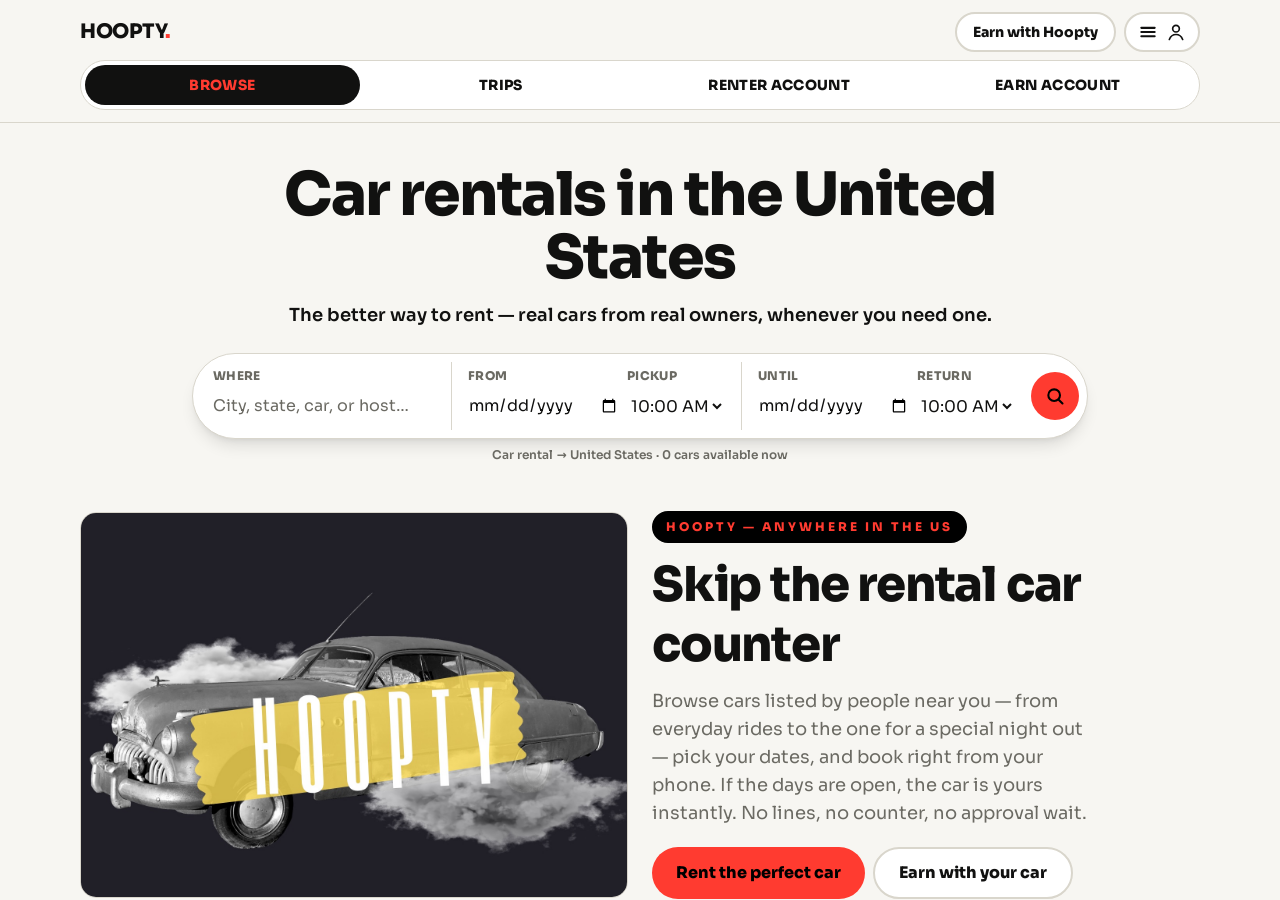
<file: index.html>
<!doctype html>
<html lang="en">
  <head>
    <meta charset="utf-8" />
    <meta name="viewport" content="width=device-width, initial-scale=1, viewport-fit=cover, user-scalable=no" />
    <meta name="color-scheme" content="light dark" />
    <!-- Empty inline icon: stops the browser fetching /favicon.ico, which
         lives outside the space's routes and fails auth. -->
    <link rel="icon" href="data:," />
    <title>Car Rental App</title>
    
  <link rel="preload" as="image" href="./assets/hoopty-cover.jpg" />
  <link rel="stylesheet" crossorigin href="./assets/index-8qdp2k2p.css"><script src="./assets/hoopty-fix.js"></script><script type="module" crossorigin src="./assets/index-1rcye6pa.js"></script></head>
  <body>
    <div
      data-generated-space-root=""
      data-generated-space-slug="car-rental-app"
    ></div>
      <script src="./assets/cover-loader.js"></script>
      <script src="./assets/hoopty-stripe.js"></script>
</body>
</html>
</file>
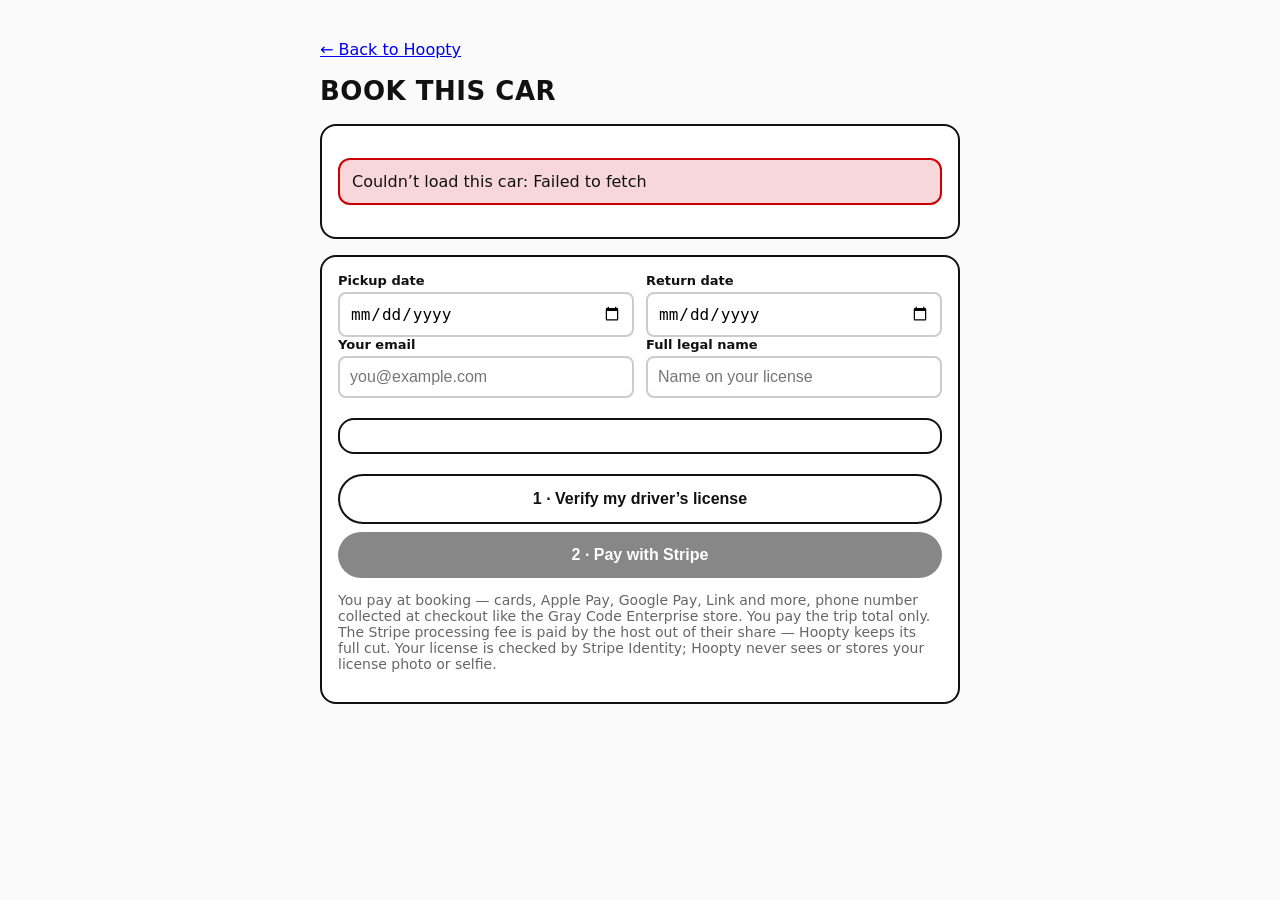
<file: book.html>
<!doctype html>
<html lang="en">
<head>
<meta charset="utf-8" />
<meta name="viewport" content="width=device-width, initial-scale=1, viewport-fit=cover" />
<title>Book a car — Hoopty</title>
<!--
  Hoopty Stripe booking page (v1).
  Drop this file into the hoopty repo root (next to index.html) at publish time.
  It works against the Node backend in ../backend/ (live at
  https://api.hoopty.rent). Make is OFF for Hoopty — the Make scenarios
  are not used. BACKEND_URL below is already the live backend.
  Flow: pick dates -> license check (Stripe Identity, once) -> pay (Stripe
  Checkout, cards + wallets, phone collected) -> success page.
  No Stripe keys live in this file. Ever.
-->
<style>
  body{font-family:system-ui,-apple-system,sans-serif;margin:0;background:#fafafa;color:#111}
  main{max-width:640px;margin:0 auto;padding:24px 16px 64px}
  h1{font-size:26px;text-transform:uppercase;letter-spacing:.02em}
  .card{background:#fff;border:2px solid #111;border-radius:16px;padding:16px;margin:16px 0}
  .row{display:flex;gap:12px;flex-wrap:wrap}
  .row label{flex:1;min-width:140px;font-size:13px;font-weight:700}
  input{width:100%;box-sizing:border-box;padding:10px;border:2px solid #ccc;border-radius:8px;margin-top:4px;font-size:16px}
  button{width:100%;padding:14px;border:0;border-radius:999px;background:#111;color:#fff;font-weight:800;font-size:16px;cursor:pointer;margin-top:8px}
  button:disabled{opacity:.5;cursor:default}
  button.secondary{background:#fff;color:#111;border:2px solid #111}
  .price{font-size:20px;font-weight:800}
  .muted{color:#666;font-size:14px}
  .warn{background:#fff3cd;border:2px solid #b58900;border-radius:12px;padding:12px}
  .ok{background:#d4edda;border:2px solid #1e7e34;border-radius:12px;padding:12px}
  .err{background:#f8d7da;border:2px solid #c00;border-radius:12px;padding:12px}
  #status{margin:12px 0}
</style>
</head>
<body>
<main>
  <p><a href="./">← Back to Hoopty</a></p>
  <h1>Book this car</h1>
  <div id="car" class="card"><p>Loading car…</p></div>

  <div class="card">
    <div class="row">
      <label>Pickup date <input type="date" id="startDate"></label>
      <label>Return date <input type="date" id="endDate"></label>
    </div>
    <div class="row">
      <label>Your email <input type="email" id="renterEmail" placeholder="you@example.com" autocomplete="email"></label>
      <label>Full legal name <input type="text" id="renterName" placeholder="Name on your license" autocomplete="name"></label>
    </div>
    <p class="price" id="priceLine"></p>
    <p class="muted" id="splitLine"></p>
    <div id="breakdown" class="card" style="margin:12px 0"></div>
    <div id="status"></div>
    <button id="verifyBtn" class="secondary" type="button">1 · Verify my driver’s license</button>
    <button id="payBtn" type="button" disabled>2 · Pay with Stripe</button>
    <p class="muted">You pay at booking — cards, Apple Pay, Google Pay, Link and more,
    phone number collected at checkout like the Gray Code Enterprise store.
    You pay the trip total only. The Stripe processing fee is paid by the
    host out of their share — Hoopty keeps its full cut. Your license is
    checked by Stripe Identity; Hoopty never sees or stores your license
    photo or selfie.</p>
  </div>
</main>
<script>
/* CONFIG — set this to the deployed backend before publishing. */
var BACKEND_URL = 'https://api.hoopty.rent'; // live backend
var params = new URLSearchParams(location.search);
var listingId = params.get('listing') || 'test-camry-001';
var car = null;
// Pay is only enabled when all three hold: payouts ready, license
// verified, and the picked dates available. identityChecked stays false
// until the backend has actually answered a license check — before that,
// the button keeps its load-time state (enabled iff payouts ready) so a
// returning verified renter is not blocked by a check that never ran.
var identityChecked = false;
var identityVerified = false;
var datesAvailable = true;
var availabilityWarning = false;
function updatePayButton() {
  if (!car) return;
  if (!identityChecked) {
    $('payBtn').disabled = !car.payoutsReady;
    return;
  }
  $('payBtn').disabled = !(car.payoutsReady && identityVerified && datesAvailable);
}

function $(id) { return document.getElementById(id); }
function show(html, cls) {
  var el = $('status');
  el.className = cls || '';
  el.innerHTML = html;
}
function days() {
  var s = new Date($('startDate').value + 'T12:00:00');
  var e = new Date($('endDate').value + 'T12:00:00');
  return Math.round((e - s) / 86400000);
}
function money(cents) { return '$' + (cents / 100).toFixed(2); }
// Who pays what. The renter pays the trip total only. Hoopty keeps its
// FULL cut. The host pays the Stripe processing fee out of their share, so
// the host receives hostGross − Stripe fee. The fee shown here is an
// ESTIMATE (2.9% + 30c on the total) — the actual fee varies by payment
// method, and the host's FINAL net is set after payment from the real fee
// on the charge. Never settle on the estimate.
function renderBreakdown(total, hostPct, host, hoopty, stripeFeeEst, hostNet) {
  $('priceLine').textContent = 'Total you pay: ' + money(total) + ' — ' + money(car.pricePerDayCents) + '/day × ' + days() + ' day' + (days() > 1 ? 's' : '');
  $('splitLine').textContent = 'Host keeps ' + hostPct + '% · Hoopty keeps ' + (100 - hostPct) + '% (full cut — Hoopty pays no Stripe fees).';
  $('breakdown').innerHTML =
    '<b>Where the money goes</b>' +
    '<br>Trip total (you pay): ' + money(total) +
    '<br>Hoopty keeps ' + (100 - hostPct) + '%: ' + money(hoopty) +
    '<br>Host share (' + hostPct + '%): ' + money(host) +
    '<br>Stripe fee — paid by the host (estimate): −' + money(stripeFeeEst) +
    '<br><b>Host receives (estimate): ' + money(hostNet) + '</b>' +
    '<br><span class="muted">Estimate only — the real Stripe fee depends on how you pay, so the host’s final amount is set after payment.</span>';
}
function refreshPrice() {
  if (!car) return;
  var d = days();
  if (!d || d < 1 || d > 90) {
    $('priceLine').textContent = 'Pick dates — trips are 1–90 days.';
    $('splitLine').textContent = '';
    $('breakdown').innerHTML = '';
    return;
  }
  // Instant local display (same 2.9% + 30c estimate as the backend), then
  // the server quote below replaces it with the authoritative numbers.
  var total = car.pricePerDayCents * d;
  var hostPct = car.hostPlan === 'starter' ? 70 : car.hostPlan === 'top_earner' ? 90 : 80;
  var host = Math.round(total * hostPct / 100);
  var hoopty = total - host;
  var stripeFeeEst = Math.round(total * 0.029) + 30;
  renderBreakdown(total, hostPct, host, hoopty, stripeFeeEst, Math.max(0, host - stripeFeeEst));
  // Server-authoritative quote — replaces the local numbers when it lands.
  // The quote also carries availability: if these dates overlap a paid
  // booking (or a blocked day, or break the min/max trip), show it and
  // keep Pay disabled instead of letting the renter reach checkout.
  fetch(BACKEND_URL + '/api/quote?listingId=' + encodeURIComponent(listingId) +
    '&startDate=' + encodeURIComponent($('startDate').value) +
    '&endDate=' + encodeURIComponent($('endDate').value))
    .then(function (r) { return r.json(); })
    .then(function (q) {
      if (!q.ok) return;
      renderBreakdown(q.totalCents, q.hostPlan === 'starter' ? 70 : q.hostPlan === 'top_earner' ? 90 : 80,
        q.hostGrossCents, q.hooptyFeeCents, q.stripeFeeEstimateCents, q.hostNetCents);
      datesAvailable = q.available !== false;
      if (!datesAvailable) {
        availabilityWarning = true;
        show(q.unavailableReason || 'Those dates aren’t available for this car — pick different dates.', 'warn');
      } else if (availabilityWarning) {
        availabilityWarning = false;
        show('', '');
      }
      updatePayButton();
    })
    .catch(function () { /* keep the local estimate — server is unreachable */ });
}

async function loadCar() {
  try {
    var r = await fetch(BACKEND_URL + '/api/listings/' + encodeURIComponent(listingId));
    var data = await r.json();
    if (!data.ok) throw new Error(data.error || 'Car not found.');
    car = data.listing;
    $('car').innerHTML =
      '<h2 style="margin:0">' + car.year + ' ' + car.make + ' ' + car.model + '</h2>' +
      '<p class="muted">' + car.location + ' · ' + car.type + ' · ' + car.seats + ' seats · ' + car.transmission + ' · ' + car.fuel + '</p>' +
      '<p class="price">$' + (car.pricePerDayCents / 100).toFixed(2) + '/day</p>' +
      (car.testListing ? '<p class="warn"><b>TEST LISTING</b> — for checking the Stripe flow only. Not a real car.</p>' : '') +
      (car.payoutsReady ? '' : '<p class="warn">This host hasn’t finished Stripe payout setup yet — booking is paused for this car.</p>');
    $('payBtn').disabled = !car.payoutsReady;
    var today = new Date(), plus3 = new Date(Date.now() + 3 * 86400000);
    $('startDate').value = today.toISOString().slice(0, 10);
    $('endDate').value = plus3.toISOString().slice(0, 10);
    // Dates passed in from the app's booking dialog (?start=YYYY-MM-DD&end=...).
    var ps = params.get('start'), pe = params.get('end');
    if (ps && /^\d{4}-\d{2}-\d{2}$/.test(ps)) $('startDate').value = ps;
    if (pe && /^\d{4}-\d{2}-\d{2}$/.test(pe)) $('endDate').value = pe;
    refreshPrice();
  } catch (err) {
    $('car').innerHTML = '<p class="err">Couldn’t load this car: ' + err.message + '</p>';
  }
}

async function checkIdentity() {
  var email = $('renterEmail').value.trim().toLowerCase();
  if (!email) { show('Enter your email first — your license check is tied to it.', 'err'); return false; }
  try {
    var r = await fetch(BACKEND_URL + '/api/identity/status?email=' + encodeURIComponent(email));
    var data = await r.json();
    identityChecked = true;
    if (data.identityStatus === 'verified') {
      identityVerified = true;
      show('✓ License verified — you can book.', 'ok');
      $('verifyBtn').textContent = '✓ License verified';
      $('verifyBtn').disabled = true;
      updatePayButton();
      localStorage.setItem('hoopty-identity', JSON.stringify({ email: email, status: 'verified' }));
      return true;
    }
    identityVerified = false;
    updatePayButton();
    show('License not verified yet — tap “Verify my driver’s license” below.', 'warn');
    return false;
  } catch (err) {
    show('Couldn’t check your license status: ' + err.message, 'err');
    return false;
  }
}

$('verifyBtn').addEventListener('click', async function () {
  var email = $('renterEmail').value.trim().toLowerCase();
  var name = $('renterName').value.trim();
  if (!email || !name) { show('Enter your email and full legal name first.', 'err'); return; }
  $('verifyBtn').disabled = true;
  $('verifyBtn').textContent = 'Starting verification…';
  try {
    var r = await fetch(BACKEND_URL + '/api/identity/start', {
      method: 'POST', headers: { 'content-type': 'application/json' },
      // listingId rides along so Stripe sends the renter back to THIS
      // car's booking page after verifying — without it they land on
      // the default test Camry's page instead.
      body: JSON.stringify({ email: email, fullName: name, listingId: listingId })
    });
    var data = await r.json();
    if (!r.ok) throw new Error(data.error || data.message || 'Verification failed to start.');
    if (data.alreadyVerified) { checkIdentity(); return; }
    location.href = data.url; // Stripe-hosted Identity flow
  } catch (err) {
    show('Couldn’t start verification: ' + err.message, 'err');
    $('verifyBtn').disabled = false;
    $('verifyBtn').textContent = '1 · Verify my driver’s license';
  }
});

$('payBtn').addEventListener('click', async function () {
  var email = $('renterEmail').value.trim().toLowerCase();
  var name = $('renterName').value.trim();
  var d = days();
  if (!email || !name) { show('Enter your email and full legal name first.', 'err'); return; }
  if (!d || d < 1 || d > 90) { show('Pick a trip of 1–90 days.', 'err'); return; }
  $('payBtn').disabled = true;
  $('payBtn').textContent = 'Opening secure checkout…';
  try {
    var r = await fetch(BACKEND_URL + '/api/checkout', {
      method: 'POST', headers: { 'content-type': 'application/json' },
      body: JSON.stringify({ listingId: listingId, startDate: $('startDate').value, endDate: $('endDate').value, renterEmail: email, renterName: name })
    });
    var data = await r.json();
    if (!r.ok) {
      if (data.error === 'identity_required') {
        show('Verify your driver’s license first (step 1 above), then pay.', 'warn');
        updatePayButton();
        $('payBtn').textContent = '2 · Pay with Stripe';
        return;
      }
      if (data.error === 'dates_unavailable' || data.error === 'dates_blocked' ||
          data.error === 'trip_too_short' || data.error === 'trip_too_long') {
        // Someone else booked these dates (or they break the car's
        // rules) after the quote was shown — show it, keep Pay off.
        datesAvailable = false;
        availabilityWarning = true;
        show(data.message || 'Those dates aren’t available for this car — pick different dates.', 'warn');
        updatePayButton();
        $('payBtn').textContent = '2 · Pay with Stripe';
        return;
      }
      throw new Error(data.message || data.error || 'Checkout failed.');
    }
    location.href = data.checkoutUrl; // Stripe-hosted Checkout
  } catch (err) {
    show('Couldn’t open checkout: ' + err.message, 'err');
    updatePayButton();
    $('payBtn').textContent = '2 · Pay with Stripe';
  }
});

['startDate', 'endDate'].forEach(function (id) {
  $(id).addEventListener('change', refreshPrice);
});
$('renterEmail').addEventListener('change', checkIdentity);
if (params.get('verified') === '1') {
  show('Back from license verification — checking your status…', 'warn');
  setTimeout(checkIdentity, 500);
}
if (params.get('cancelled') === '1') {
  show('Checkout was cancelled — nothing was charged. Your dates are still open.', 'warn');
}
loadCar();
</script>
</body>
</html>
</file>
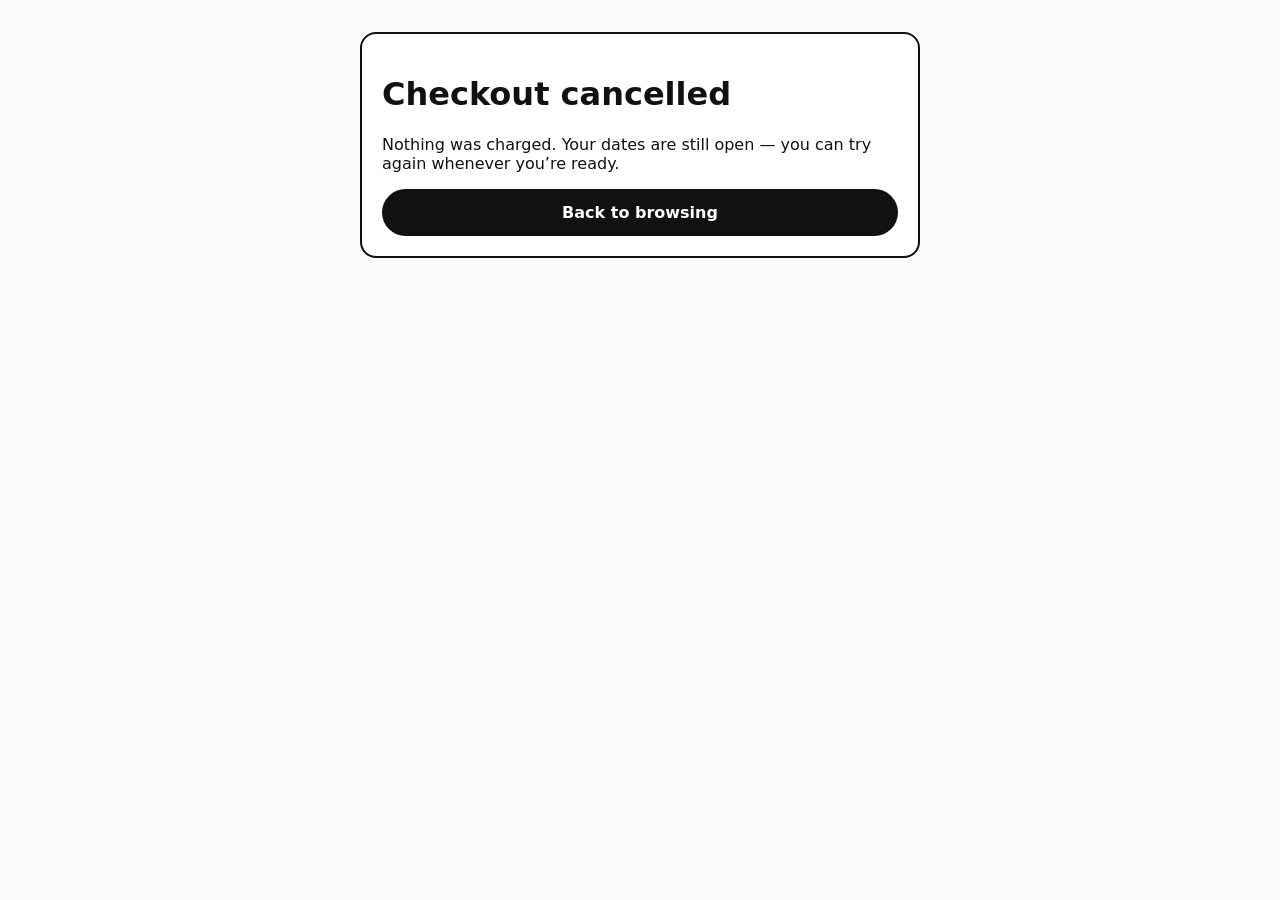
<file: cancel.html>
<!doctype html>
<html lang="en">
<head>
<meta charset="utf-8" />
<meta name="viewport" content="width=device-width, initial-scale=1" />
<title>Checkout cancelled — Hoopty</title>
<style>
  body{font-family:system-ui,-apple-system,sans-serif;margin:0;background:#fafafa;color:#111}
  main{max-width:560px;margin:0 auto;padding:32px 16px}
  .card{background:#fff;border:2px solid #111;border-radius:16px;padding:20px}
  a.btn{display:block;text-align:center;padding:14px;border-radius:999px;background:#111;color:#fff;font-weight:800;text-decoration:none;margin-top:12px}
</style>
</head>
<body>
<main>
  <div class="card">
    <h1>Checkout cancelled</h1>
    <p>Nothing was charged. Your dates are still open — you can try again whenever you’re ready.</p>
    <a class="btn" href="./">Back to browsing</a>
  </div>
</main>
</body>
</html>
</file>
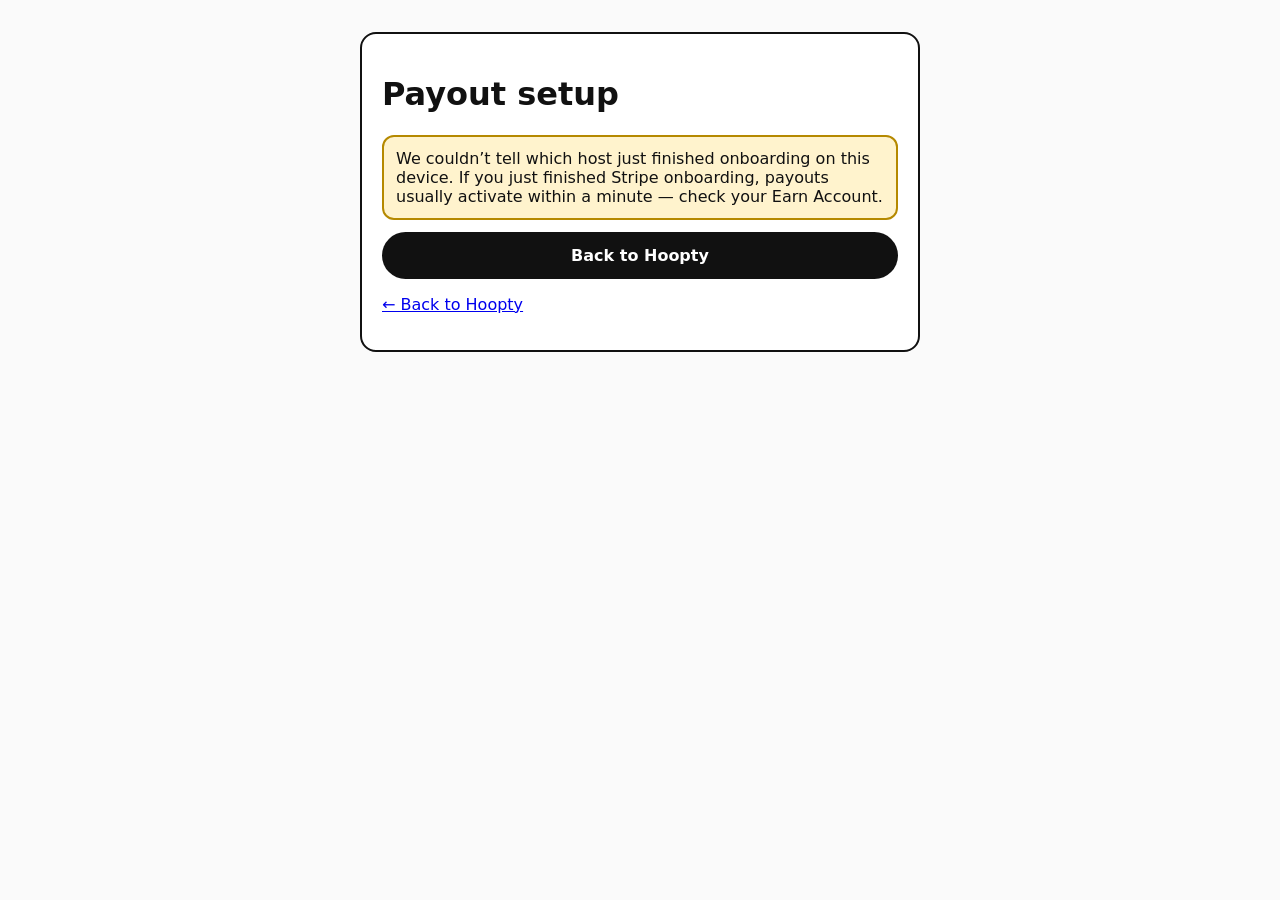
<file: earn.html>
<!doctype html>
<html lang="en">
<head>
<meta charset="utf-8" />
<meta name="viewport" content="width=device-width, initial-scale=1" />
<title>Payout setup — Hoopty</title>
<style>
  body{font-family:system-ui,-apple-system,sans-serif;margin:0;background:#fafafa;color:#111}
  main{max-width:560px;margin:0 auto;padding:32px 16px}
  .card{background:#fff;border:2px solid #111;border-radius:16px;padding:20px}
  .ok{background:#d4edda;border:2px solid #1e7e34;border-radius:12px;padding:12px}
  .err{background:#f8d7da;border:2px solid #c00;border-radius:12px;padding:12px}
  .warn{background:#fff3cd;border:2px solid #b58900;border-radius:12px;padding:12px}
  a.btn{display:block;text-align:center;padding:14px;border-radius:999px;background:#111;color:#fff;font-weight:800;text-decoration:none;margin-top:12px}
</style>
</head>
<body>
<main>
  <div class="card">
    <h1>Payout setup</h1>
    <div id="status" class="warn">Checking with Stripe…</div>
    <div id="actions"></div>
    <p><a href="./">← Back to Hoopty</a></p>
  </div>
</main>
<script>
/* Return landing page for Stripe Connect onboarding. The backend re-checks
   the Express account with Stripe — this page never trusts the URL alone.
   Stripe's return link carries no email, so the signed-in Earn Account
   email is read from this browser's local storage (same device that
   started onboarding). */
var BACKEND_URL = 'https://api.hoopty.rent';
var params = new URLSearchParams(location.search);
var box = document.getElementById('status');
var actions = document.getElementById('actions');
var email = '';
try {
  var a = JSON.parse(localStorage.getItem('hoopty-account') || 'null');
  email = (a && a.email) ? String(a.email).toLowerCase() : '';
} catch (e) { email = ''; }

async function check(tries) {
  if (!email) {
    box.className = 'warn';
    box.textContent = 'We couldn\u2019t tell which host just finished onboarding on this device. If you just finished Stripe onboarding, payouts usually activate within a minute — check your Earn Account.';
    actions.innerHTML = '<a class="btn" href="./">Back to Hoopty</a>';
    return;
  }
  try {
    var r = await fetch(BACKEND_URL + '/api/connect/status?email=' + encodeURIComponent(email));
    var data = await r.json();
    if (data.onboarded) {
      box.className = 'ok';
      box.textContent = '✓ Payouts ready — Stripe will pay your bank after each trip. You can list cars now.';
      actions.innerHTML = '<a class="btn" href="./">Back to Hoopty</a>';
    } else if (tries > 0) {
      box.textContent = 'Still confirming with Stripe… (' + tries + ')';
      setTimeout(function () { check(tries - 1); }, 3000);
    } else {
      box.className = 'warn';
      box.textContent = 'Payout setup isn\u2019t finished yet. Go back to your Earn Account and tap “Set up payouts with Stripe” to continue where you left off.';
      actions.innerHTML = '<a class="btn" href="./">Back to Hoopty</a>';
    }
  } catch (err) {
    box.className = 'err';
    box.textContent = 'Couldn\u2019t reach the server: ' + err.message;
  }
}
if (params.get('onboarding') === 'refresh') {
  box.textContent = 'That onboarding link expired — start payout setup again from your Earn Account.';
  box.className = 'warn';
  actions.innerHTML = '<a class="btn" href="./">Back to Hoopty</a>';
} else {
  check(5);
}
</script>
</body>
</html>
</file>
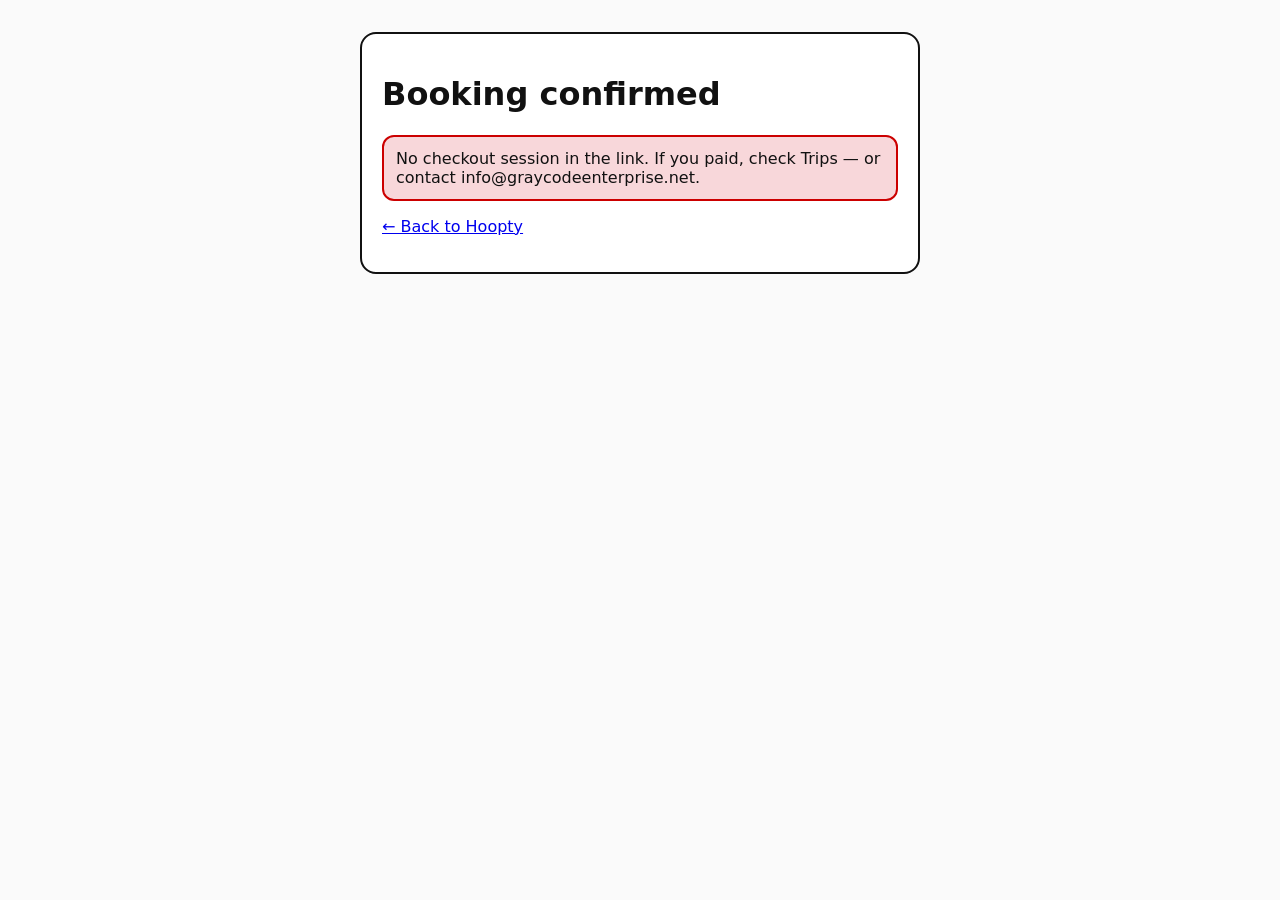
<file: success.html>
<!doctype html>
<html lang="en">
<head>
<meta charset="utf-8" />
<meta name="viewport" content="width=device-width, initial-scale=1" />
<title>Booking confirmed — Hoopty</title>
<style>
  body{font-family:system-ui,-apple-system,sans-serif;margin:0;background:#fafafa;color:#111}
  main{max-width:560px;margin:0 auto;padding:32px 16px}
  .card{background:#fff;border:2px solid #111;border-radius:16px;padding:20px}
  .ok{background:#d4edda;border:2px solid #1e7e34;border-radius:12px;padding:12px}
  .err{background:#f8d7da;border:2px solid #c00;border-radius:12px;padding:12px}
  .warn{background:#fff3cd;border:2px solid #b58900;border-radius:12px;padding:12px}
  a.btn{display:block;text-align:center;padding:14px;border-radius:999px;background:#111;color:#fff;font-weight:800;text-decoration:none;margin-top:12px}
</style>
</head>
<body>
<main>
  <div class="card">
    <h1>Booking confirmed</h1>
    <div id="status" class="warn">Confirming your payment with Stripe…</div>
    <div id="actions"></div>
    <p><a href="./">← Back to Hoopty</a></p>
  </div>
</main>
<script>
/* Success landing page. Confirms the payment by asking the backend for the
   real Checkout Session status — a return URL alone proves nothing. */
var BACKEND_URL = 'https://api.hoopty.rent'; // live backend
var sessionId = new URLSearchParams(location.search).get('session_id');
var box = document.getElementById('status');
var actions = document.getElementById('actions');

async function confirm() {
  if (!sessionId) {
    box.className = 'err';
    box.textContent = 'No checkout session in the link. If you paid, check Trips — or contact info@graycodeenterprise.net.';
    return;
  }
  try {
    var r = await fetch(BACKEND_URL + '/api/checkout/session?session_id=' + encodeURIComponent(sessionId));
    var data = await r.json();
    if (!r.ok) throw new Error(data.error || 'Lookup failed.');
    if (data.paymentStatus === 'paid') {
      box.className = 'ok';
      box.textContent = '✓ Paid ' + '$' + (data.amountTotalCents / 100).toFixed(2) +
        '. Your trip is booked — meet the host at pickup as arranged. See it under Trips.';
      actions.innerHTML = '<a class="btn" href="./">See my trips</a>';
    } else {
      box.className = 'warn';
      box.textContent = 'Payment status: ' + data.paymentStatus + '. If you just paid, give it a minute, then check Trips.';
      actions.innerHTML = '<a class="btn" href="./">Back to Hoopty</a>';
    }
  } catch (err) {
    box.className = 'err';
    box.textContent = 'Couldn’t confirm the payment yet: ' + err.message + ' — check Trips, or contact info@graycodeenterprise.net.';
  }
}
confirm();
</script>
</body>
</html>
</file>
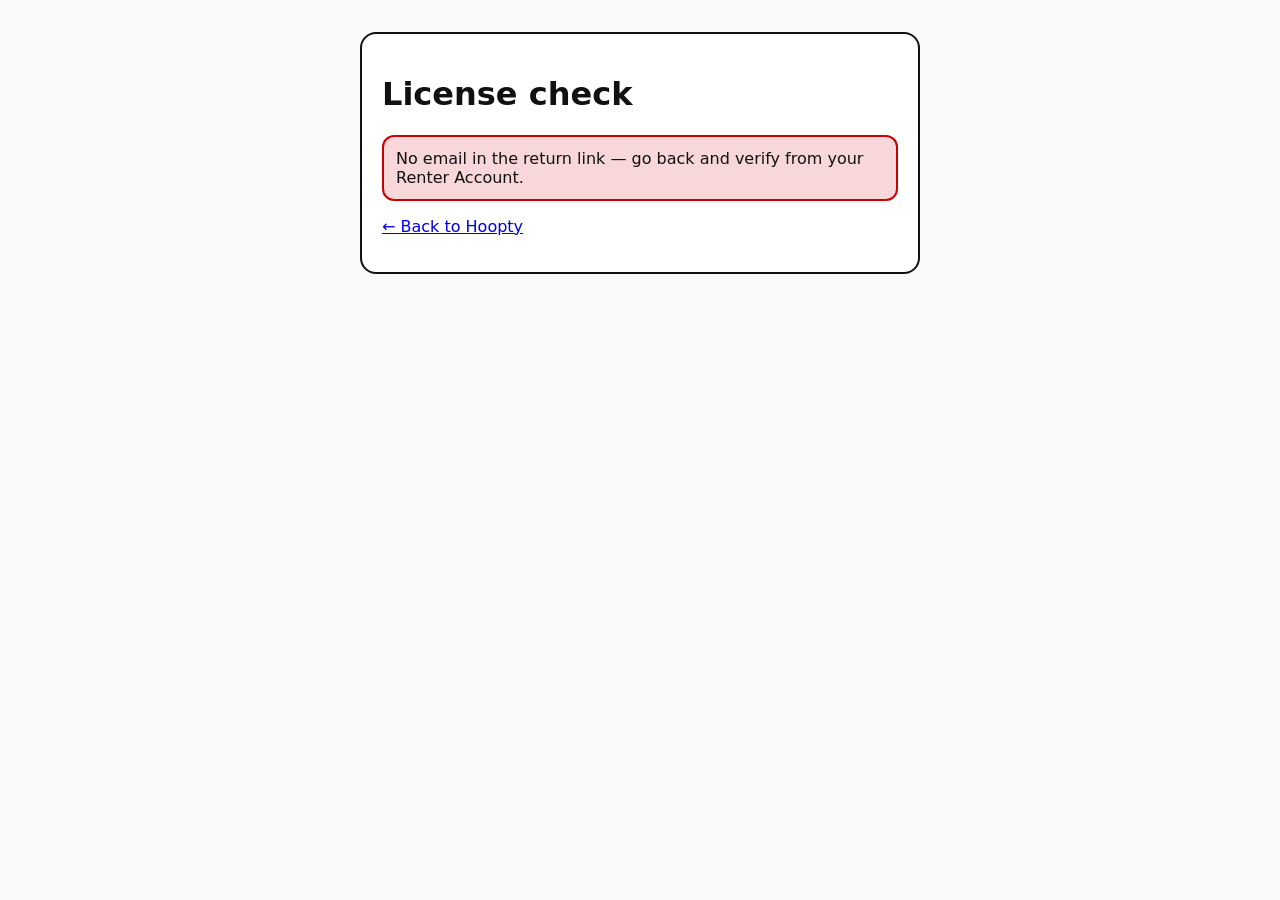
<file: verify.html>
<!doctype html>
<html lang="en">
<head>
<meta charset="utf-8" />
<meta name="viewport" content="width=device-width, initial-scale=1" />
<title>License check — Hoopty</title>
<style>
  body{font-family:system-ui,-apple-system,sans-serif;margin:0;background:#fafafa;color:#111}
  main{max-width:560px;margin:0 auto;padding:32px 16px}
  .card{background:#fff;border:2px solid #111;border-radius:16px;padding:20px}
  .ok{background:#d4edda;border:2px solid #1e7e34;border-radius:12px;padding:12px}
  .err{background:#f8d7da;border:2px solid #c00;border-radius:12px;padding:12px}
  .warn{background:#fff3cd;border:2px solid #b58900;border-radius:12px;padding:12px}
  a.btn{display:block;text-align:center;padding:14px;border-radius:999px;background:#111;color:#fff;font-weight:800;text-decoration:none;margin-top:12px}
</style>
</head>
<body>
<main>
  <div class="card">
    <h1>License check</h1>
    <div id="status" class="warn">Checking with Stripe…</div>
    <div id="actions"></div>
    <p><a href="./">← Back to Hoopty</a></p>
  </div>
</main>
<script>
/* Return landing page for Stripe Identity. The backend re-checks the
   VerificationSession with Stripe — this page never trusts the URL alone. */
var BACKEND_URL = 'https://api.hoopty.rent'; // live backend
var params = new URLSearchParams(location.search);
var email = (params.get('email') || '').toLowerCase();
// listing rides through from /api/identity/start so the renter returns
// to the SAME car's booking page — without it they land on the default
// test Camry's page.
var listing = params.get('listing') || '';
var bookLink = './book.html?verified=1' + (listing ? '&listing=' + encodeURIComponent(listing) : '');
var bookPlainLink = './book.html' + (listing ? '?listing=' + encodeURIComponent(listing) : '');
var box = document.getElementById('status');
var actions = document.getElementById('actions');

async function check(tries) {
  if (!email) {
    box.className = 'err';
    box.textContent = 'No email in the return link — go back and verify from your Renter Account.';
    return;
  }
  try {
    var r = await fetch(BACKEND_URL + '/api/identity/status?email=' + encodeURIComponent(email));
    var data = await r.json();
    if (data.identityStatus === 'verified') {
      box.className = 'ok';
      box.textContent = '✓ Your license is verified — you can book now.';
      localStorage.setItem('hoopty-identity', JSON.stringify({ email: email, status: 'verified' }));
      actions.innerHTML = '<a class="btn" href="' + bookLink + '">Continue to booking</a>';
    } else if (data.identityStatus === 'failed' && tries <= 0) {
      box.className = 'err';
      box.textContent = 'Stripe couldn’t verify that license. You can try again from your Renter Account.';
      actions.innerHTML = '<a class="btn" href="' + bookPlainLink + '">Try again</a>';
    } else if (tries > 0) {
      box.textContent = 'Still confirming with Stripe… (' + tries + ')';
      setTimeout(function () { check(tries - 1); }, 3000);
    } else {
      box.className = 'warn';
      box.textContent = 'Verification is still processing. Check your Renter Account in a minute.';
    }
  } catch (err) {
    box.className = 'err';
    box.textContent = 'Couldn’t reach the server: ' + err.message;
  }
}
check(5);
</script>
</body>
</html>
</file>
<file: assets/index-8qdp2k2p.css>
@import "https://fonts.googleapis.com/css2?family=Sora:wght@400;600;700;800&display=swap";:root{--buncss-light:initial;--buncss-dark: ;color-scheme:light dark;--twsa-safe-area-inset-top:env(safe-area-inset-top,0px);--twsa-safe-area-inset-right:env(safe-area-inset-right,0px);--twsa-safe-area-inset-bottom:env(safe-area-inset-bottom,0px);--twsa-safe-area-inset-left:env(safe-area-inset-left,0px)}@media (prefers-color-scheme:dark){:root{--buncss-light: ;--buncss-dark:initial}}html,[data-generated-space-root]{height:100%;min-height:100%}html img,html video,html canvas{height:revert-layer}[data-generated-space-root]{overflow:auto;position:fixed;scrollbar-width:none;inset:0}.hatch-space-root[data-hatch-space-root]{--hatch-space-bottom-padding:calc(var(--bottom-padding,0px) + env(safe-area-inset-bottom,0px));box-sizing:border-box;min-height:calc(100% + var(--header-height,0px) + var(--hatch-space-bottom-padding));min-height:calc(100dvh + var(--header-height,0px) + var(--hatch-space-bottom-padding));padding-top:var(--header-height,0px);padding-bottom:var(--hatch-space-bottom-padding);background:var(--bg,#f4f7fb);color:var(--text,#0f172a)}@media (prefers-color-scheme:dark){:root:not([data-hatch-host-theme][data-hatch-color-scheme=light]) .hatch-space-root[data-hatch-space-root]{background:var(--bg,#0c111b);color:var(--text,#e5eef9)}}:root[data-hatch-host-theme][data-hatch-color-scheme=dark] .hatch-space-root[data-hatch-space-root]{background:var(--bg,#0c111b);color:var(--text,#e5eef9)}[data-generated-space-root]::-webkit-scrollbar{display:none}/*! tailwindcss v4.0.9 | MIT License | https://tailwindcss.com */@layer theme,base,components,utilities;@layer theme{:root,:host{--font-sans:"Sora",system-ui,-apple-system,sans-serif;--color-black:#000;--color-white:#fff;--spacing:.25rem;--container-sm:24rem;--container-md:28rem;--container-lg:32rem;--container-2xl:42rem;--container-3xl:48rem;--container-4xl:56rem;--container-5xl:64rem;--container-6xl:72rem;--text-xs:12px;--text-xs--line-height:16px;--text-sm:14px;--text-sm--line-height:20px;--text-base:16px;--text-base--line-height:24px;--text-lg:18px;--text-lg--line-height:28px;--text-xl:20px;--text-xl--line-height:28px;--text-2xl:24px;--text-2xl--line-height:32px;--text-3xl:30px;--text-3xl--line-height:36px;--text-4xl:36px;--text-4xl--line-height:40px;--text-5xl:3rem;--text-5xl--line-height:1;--text-6xl:3.75rem;--text-6xl--line-height:1;--font-weight-normal:400;--font-weight-semibold:600;--font-weight-bold:700;--font-weight-extrabold:800;--tracking-tight:-.025em;--tracking-wide:.025em;--leading-tight:1.25;--leading-snug:1.375;--radius-md:.375rem;--radius-lg:.5rem;--radius-xl:.75rem;--radius-2xl:1rem;--default-transition-duration:.15s;--default-transition-timing-function:cubic-bezier(.4,0,.2,1)}}@layer base{*,:after,:before{box-sizing:border-box;border:0 solid;margin:0;padding:0}::backdrop{box-sizing:border-box;border:0 solid;margin:0;padding:0}::-webkit-file-upload-button{box-sizing:border-box;border:0 solid;margin:0;padding:0}::file-selector-button{box-sizing:border-box;border:0 solid;margin:0;padding:0}html,:host{-webkit-text-size-adjust:100%;tab-size:4;font-feature-settings:initial;font-variation-settings:initial;-webkit-tap-highlight-color:transparent;font-family:Sora,system-ui,-apple-system,BlinkMacSystemFont,Segoe UI,Roboto,Noto Sans,Ubuntu,Cantarell,Helvetica Neue,sans-serif;line-height:1.5}hr{color:inherit;border-top-width:1px;height:0}abbr:where([title]){-webkit-text-decoration:underline dotted;text-decoration:underline dotted}h1,h2,h3,h4,h5,h6{font-size:inherit;font-weight:inherit}a{color:inherit;-webkit-text-decoration:inherit;text-decoration:inherit}b,strong{font-weight:bolder}code,kbd,samp,pre{font-feature-settings:initial;font-variation-settings:initial;font-family:ui-monospace,SFMono-Regular,Menlo,Monaco,Consolas,Liberation Mono,Courier New,monospace;font-size:1em}small{font-size:80%}sub,sup{position:relative;vertical-align:baseline;font-size:75%;line-height:0}sub{bottom:-.25em}sup{top:-.5em}table{text-indent:0;border-color:inherit;border-collapse:collapse}:-moz-focusring{outline:auto}progress{vertical-align:baseline}summary{display:list-item}ol,ul,menu{list-style:none}img,svg,video,canvas,audio,iframe,embed,object{display:block;vertical-align:middle}img,video{max-width:100%;height:auto}button,input,select,optgroup,textarea{font:inherit;font-feature-settings:inherit;font-variation-settings:inherit;letter-spacing:inherit;color:inherit;opacity:1;background-color:#0000;border-radius:0}::-webkit-file-upload-button{font:inherit;font-feature-settings:inherit;font-variation-settings:inherit;letter-spacing:inherit;color:inherit;opacity:1;background-color:#0000;border-radius:0}::file-selector-button{font:inherit;font-feature-settings:inherit;font-variation-settings:inherit;letter-spacing:inherit;color:inherit;opacity:1;background-color:#0000;border-radius:0}:where(select:-webkit-any([multiple],[size])) optgroup{font-weight:bolder}:where(select:-moz-any([multiple],[size])) optgroup{font-weight:bolder}:where(select:is([multiple],[size])) optgroup{font-weight:bolder}:where(select:-webkit-any([multiple],[size])) optgroup option{padding-inline-start:20px}:where(select:-moz-any([multiple],[size])) optgroup option{padding-inline-start:20px}:where(select:is([multiple],[size])) optgroup option{padding-inline-start:20px}::-webkit-file-upload-button{margin-inline-end:4px}::file-selector-button{margin-inline-end:4px}::placeholder{opacity:1}@supports ( not (-webkit-appearance: -apple-pay-button)) or (contain-intrinsic-size: 1px){::placeholder{color:color-mix(in oklab,currentcolor 50%,transparent)}}textarea{resize:vertical}::-webkit-search-decoration{-webkit-appearance:none}::-webkit-date-and-time-value{text-align:inherit;min-height:1lh}::-webkit-datetime-edit{display:inline-flex}::-webkit-datetime-edit-fields-wrapper{padding:0}::-webkit-datetime-edit{padding-block-start:0;padding-block-end:0}::-webkit-datetime-edit-year-field{padding-block-start:0;padding-block-end:0}::-webkit-datetime-edit-month-field{padding-block-start:0;padding-block-end:0}::-webkit-datetime-edit-day-field{padding-block-start:0;padding-block-end:0}::-webkit-datetime-edit-hour-field{padding-block-start:0;padding-block-end:0}::-webkit-datetime-edit-minute-field{padding-block-start:0;padding-block-end:0}::-webkit-datetime-edit-second-field{padding-block-start:0;padding-block-end:0}::-webkit-datetime-edit-millisecond-field{padding-block-start:0;padding-block-end:0}::-webkit-datetime-edit-meridiem-field{padding-block-start:0;padding-block-end:0}::-webkit-calendar-picker-indicator{line-height:1}:-moz-ui-invalid{box-shadow:none}button{appearance:button}input:where([type=button],[type=reset],[type=submit]){appearance:button}::-webkit-file-upload-button{appearance:button}::file-selector-button{appearance:button}::-webkit-inner-spin-button{height:auto}::-webkit-outer-spin-button{height:auto}[hidden]:where(:not([hidden=until-found])){display:none!important}}@layer utilities{.\!visible{visibility:visible!important}.visible{visibility:visible}.sr-only{position:absolute;overflow:hidden;clip:rect(0,0,0,0);white-space:nowrap;border-width:0;width:1px;height:1px;margin:-1px;padding:0}.absolute{position:absolute}.fixed{position:fixed}.relative{position:relative}.static{position:static}.sticky{position:sticky}.inset-0{inset:calc(var(--spacing)*0)}.top-0{top:calc(var(--spacing)*0)}.top-3{top:calc(var(--spacing)*3)}.top-full{top:100%}.right-3{right:calc(var(--spacing)*3)}.right-4{right:calc(var(--spacing)*4)}.bottom-5{bottom:calc(var(--spacing)*5)}.left-1\/2{left:50%}.left-3{left:calc(var(--spacing)*3)}.z-10{z-index:10}.z-30{z-index:30}.z-40{z-index:40}.z-50{z-index:50}.\!container{width:100%!important}@media (min-width:40rem){.\!container{max-width:40rem!important}}@media (min-width:48rem){.\!container{max-width:48rem!important}}@media (min-width:64rem){.\!container{max-width:64rem!important}}@media (min-width:80rem){.\!container{max-width:80rem!important}}@media (min-width:96rem){.\!container{max-width:96rem!important}}.container{width:100%}@media (min-width:40rem){.container{max-width:40rem}}@media (min-width:48rem){.container{max-width:48rem}}@media (min-width:64rem){.container{max-width:64rem}}@media (min-width:80rem){.container{max-width:80rem}}@media (min-width:96rem){.container{max-width:96rem}}.mx-auto{margin-inline-start:auto;margin-inline-end:auto}.my-2{margin-block:calc(var(--spacing)*2)}.my-8{margin-block:calc(var(--spacing)*8)}.mt-0\.5{margin-top:calc(var(--spacing)*.5)}.mt-1{margin-top:calc(var(--spacing)*1)}.mt-1\.5{margin-top:calc(var(--spacing)*1.5)}.mt-2{margin-top:calc(var(--spacing)*2)}.mt-2\.5{margin-top:calc(var(--spacing)*2.5)}.mt-3{margin-top:calc(var(--spacing)*3)}.mt-4{margin-top:calc(var(--spacing)*4)}.mt-5{margin-top:calc(var(--spacing)*5)}.mt-6{margin-top:calc(var(--spacing)*6)}.mt-8{margin-top:calc(var(--spacing)*8)}.mt-10{margin-top:calc(var(--spacing)*10)}.mt-12{margin-top:calc(var(--spacing)*12)}.mb-1{margin-bottom:calc(var(--spacing)*1)}.mb-2{margin-bottom:calc(var(--spacing)*2)}.mb-4{margin-bottom:calc(var(--spacing)*4)}.ml-auto{margin-left:auto}.block{display:block}.flex{display:flex}.grid{display:grid}.hidden{display:none}.inline{display:inline}.inline-block{display:inline-block}.aspect-\[4\/3\]{aspect-ratio:4/3}.aspect-square{aspect-ratio:1}.h-3{height:calc(var(--spacing)*3)}.h-3\.5{height:calc(var(--spacing)*3.5)}.h-4{height:calc(var(--spacing)*4)}.h-5{height:calc(var(--spacing)*5)}.h-6{height:calc(var(--spacing)*6)}.h-8{height:calc(var(--spacing)*8)}.h-10{height:calc(var(--spacing)*10)}.h-12{height:calc(var(--spacing)*12)}.h-14{height:calc(var(--spacing)*14)}.h-16{height:calc(var(--spacing)*16)}.h-20{height:calc(var(--spacing)*20)}.h-32{height:calc(var(--spacing)*32)}.h-36{height:calc(var(--spacing)*36)}.h-40{height:calc(var(--spacing)*40)}.h-52{height:calc(var(--spacing)*52)}.h-56{height:calc(var(--spacing)*56)}.h-64{height:calc(var(--spacing)*64)}.max-h-60{max-height:calc(var(--spacing)*60)}.max-h-\[75vh\]{max-height:75vh}.min-h-screen{min-height:100vh}.w-3{width:calc(var(--spacing)*3)}.w-3\.5{width:calc(var(--spacing)*3.5)}.w-4{width:calc(var(--spacing)*4)}.w-5{width:calc(var(--spacing)*5)}.w-6{width:calc(var(--spacing)*6)}.w-8{width:calc(var(--spacing)*8)}.w-10{width:calc(var(--spacing)*10)}.w-12{width:calc(var(--spacing)*12)}.w-14{width:calc(var(--spacing)*14)}.w-16{width:calc(var(--spacing)*16)}.w-28{width:calc(var(--spacing)*28)}.w-\[calc\(100\%-2rem\)\]{width:calc(100% - 2rem)}.w-\[min\(20rem\,calc\(100vw-2rem\)\)\]{width:min(20rem,100vw - 2rem)}.w-fit{width:-moz-fit-content;width:fit-content}.w-full{width:100%}.w-px{width:1px}.max-w-2xl{max-width:var(--container-2xl)}.max-w-3xl{max-width:var(--container-3xl)}.max-w-4xl{max-width:var(--container-4xl)}.max-w-5xl{max-width:var(--container-5xl)}.max-w-6xl{max-width:var(--container-6xl)}.max-w-lg{max-width:var(--container-lg)}.max-w-md{max-width:var(--container-md)}.max-w-sm{max-width:var(--container-sm)}.min-w-0{min-width:calc(var(--spacing)*0)}.min-w-\[260px\]{min-width:260px}.flex-1{flex:1}.shrink-0{flex-shrink:0}.-translate-x-1\/2{--tw-translate-x:calc(calc(1/2*100%)*-1);translate:var(--tw-translate-x)var(--tw-translate-y)}.cursor-default{cursor:default}.cursor-pointer{cursor:pointer}.resize{resize:both}.scroll-mt-32{scroll-margin-top:calc(var(--spacing)*32)}.list-decimal{list-style-type:decimal}.list-disc{list-style-type:disc}.list-none{list-style-type:none}.grid-cols-1{grid-template-columns:repeat(1,minmax(0,1fr))}.grid-cols-2{grid-template-columns:repeat(2,minmax(0,1fr))}.grid-cols-3{grid-template-columns:repeat(3,minmax(0,1fr))}.grid-cols-7{grid-template-columns:repeat(7,minmax(0,1fr))}.flex-col{flex-direction:column}.flex-wrap{flex-wrap:wrap}.items-center{align-items: center}.items-end{align-items: flex-end}.items-start{align-items: flex-start}.justify-between{justify-content:space-between}.justify-center{justify-content:center}.gap-1{gap:calc(var(--spacing)*1)}.gap-1\.5{gap:calc(var(--spacing)*1.5)}.gap-2{gap:calc(var(--spacing)*2)}.gap-2\.5{gap:calc(var(--spacing)*2.5)}.gap-3{gap:calc(var(--spacing)*3)}.gap-4{gap:calc(var(--spacing)*4)}.gap-6{gap:calc(var(--spacing)*6)}:where(.space-y-1>:not(:last-child)){--tw-space-y-reverse:0;margin-block-start:calc(calc(var(--spacing)*1)*var(--tw-space-y-reverse));margin-block-end:calc(calc(var(--spacing)*1)*calc(1 - var(--tw-space-y-reverse)))}:where(.space-y-1\.5>:not(:last-child)){--tw-space-y-reverse:0;margin-block-start:calc(calc(var(--spacing)*1.5)*var(--tw-space-y-reverse));margin-block-end:calc(calc(var(--spacing)*1.5)*calc(1 - var(--tw-space-y-reverse)))}:where(.space-y-2>:not(:last-child)){--tw-space-y-reverse:0;margin-block-start:calc(calc(var(--spacing)*2)*var(--tw-space-y-reverse));margin-block-end:calc(calc(var(--spacing)*2)*calc(1 - var(--tw-space-y-reverse)))}:where(.space-y-3>:not(:last-child)){--tw-space-y-reverse:0;margin-block-start:calc(calc(var(--spacing)*3)*var(--tw-space-y-reverse));margin-block-end:calc(calc(var(--spacing)*3)*calc(1 - var(--tw-space-y-reverse)))}:where(.space-y-4>:not(:last-child)){--tw-space-y-reverse:0;margin-block-start:calc(calc(var(--spacing)*4)*var(--tw-space-y-reverse));margin-block-end:calc(calc(var(--spacing)*4)*calc(1 - var(--tw-space-y-reverse)))}:where(.space-y-5>:not(:last-child)){--tw-space-y-reverse:0;margin-block-start:calc(calc(var(--spacing)*5)*var(--tw-space-y-reverse));margin-block-end:calc(calc(var(--spacing)*5)*calc(1 - var(--tw-space-y-reverse)))}.gap-x-6{column-gap:calc(var(--spacing)*6)}.gap-x-8{column-gap:calc(var(--spacing)*8)}.gap-y-2\.5{row-gap:calc(var(--spacing)*2.5)}.self-stretch{align-self:stretch}.overflow-hidden{overflow:hidden}.overflow-x-auto{overflow-x:auto}.overflow-y-auto{overflow-y:auto}.rounded{border-radius:.25rem}.rounded-2xl{border-radius:var(--radius-2xl)}.rounded-\[2rem\]{border-radius:2rem}.rounded-\[var\(--radius\)\]{border-radius:var(--radius)}.rounded-full{border-radius:3.40282e38px}.rounded-lg{border-radius:var(--radius-lg)}.rounded-md{border-radius:var(--radius-md)}.rounded-xl{border-radius:var(--radius-xl)}.border{border-style:var(--tw-border-style);border-width:1px}.border-2{border-style:var(--tw-border-style);border-width:2px}.border-t{border-top-style:var(--tw-border-style);border-top-width:1px}.border-t-2{border-top-style:var(--tw-border-style);border-top-width:2px}.border-b{border-bottom-style:var(--tw-border-style);border-bottom-width:1px}.border-dashed{--tw-border-style:dashed;border-style:dashed}.border-\[var\(--accent\)\]{border-color:var(--accent)}.border-\[var\(--amber\)\]{border-color:var(--amber)}.border-\[var\(--border\)\]{border-color:var(--border)}.border-\[var\(--danger\)\]{border-color:var(--danger)}.border-black{border-color:var(--color-black)}.bg-\[var\(--accent\)\]{background-color:var(--accent)}.bg-\[var\(--amber\)\]{background-color:var(--amber)}.bg-\[var\(--amber\)\]\/15{background-color:color-mix(in oklab,var(--amber)15%,transparent)}.bg-\[var\(--amber\)\]\/25{background-color:color-mix(in oklab,var(--amber)25%,transparent)}.bg-\[var\(--bg\)\]{background-color:var(--bg)}.bg-\[var\(--bg\)\]\/95{background-color:color-mix(in oklab,var(--bg)95%,transparent)}.bg-\[var\(--border\)\]{background-color:var(--border)}.bg-\[var\(--danger\)\]{background-color:var(--danger)}.bg-\[var\(--danger\)\]\/10{background-color:color-mix(in oklab,var(--danger)10%,transparent)}.bg-\[var\(--danger\)\]\/15{background-color:color-mix(in oklab,var(--danger)15%,transparent)}.bg-\[var\(--danger\)\]\/25{background-color:color-mix(in oklab,var(--danger)25%,transparent)}.bg-\[var\(--surface\)\]{background-color:var(--surface)}.bg-\[var\(--surface-alt\)\]{background-color:var(--surface-alt)}.bg-\[var\(--text\)\]{background-color:var(--text)}.bg-black{background-color:var(--color-black)}.bg-black\/60{background-color:color-mix(in oklab,var(--color-black)60%,transparent)}.bg-black\/70{background-color:color-mix(in oklab,var(--color-black)70%,transparent)}.bg-transparent{background-color:#0000}.object-cover{object-fit:cover}.p-1{padding:calc(var(--spacing)*1)}.p-2{padding:calc(var(--spacing)*2)}.p-3{padding:calc(var(--spacing)*3)}.p-4{padding:calc(var(--spacing)*4)}.p-5{padding:calc(var(--spacing)*5)}.px-1\.5{padding-inline:calc(var(--spacing)*1.5)}.px-2{padding-inline:calc(var(--spacing)*2)}.px-2\.5{padding-inline:calc(var(--spacing)*2.5)}.px-3{padding-inline:calc(var(--spacing)*3)}.px-4{padding-inline:calc(var(--spacing)*4)}.px-5{padding-inline:calc(var(--spacing)*5)}.px-6{padding-inline:calc(var(--spacing)*6)}.py-0\.5{padding-block:calc(var(--spacing)*.5)}.py-1{padding-block:calc(var(--spacing)*1)}.py-1\.5{padding-block:calc(var(--spacing)*1.5)}.py-2{padding-block:calc(var(--spacing)*2)}.py-2\.5{padding-block:calc(var(--spacing)*2.5)}.py-3{padding-block:calc(var(--spacing)*3)}.py-3\.5{padding-block:calc(var(--spacing)*3.5)}.py-4{padding-block:calc(var(--spacing)*4)}.py-10{padding-block:calc(var(--spacing)*10)}.py-12{padding-block:calc(var(--spacing)*12)}.py-14{padding-block:calc(var(--spacing)*14)}.py-16{padding-block:calc(var(--spacing)*16)}.pt-1{padding-top:calc(var(--spacing)*1)}.pt-1\.5{padding-top:calc(var(--spacing)*1.5)}.pt-2{padding-top:calc(var(--spacing)*2)}.pt-3{padding-top:calc(var(--spacing)*3)}.pt-5{padding-top:calc(var(--spacing)*5)}.pt-6{padding-top:calc(var(--spacing)*6)}.pt-safe{padding-top:var(--twsa-safe-area-inset-top)}.pb-3{padding-bottom:calc(var(--spacing)*3)}.pb-12{padding-bottom:calc(var(--spacing)*12)}.pb-16{padding-bottom:calc(var(--spacing)*16)}.pl-5{padding-left:calc(var(--spacing)*5)}.text-center{text-align:center}.text-left{text-align:left}.text-right{text-align:right}.text-2xl{font-size:var(--text-2xl);line-height:var(--tw-leading,var(--text-2xl--line-height))}.text-3xl{font-size:var(--text-3xl);line-height:var(--tw-leading,var(--text-3xl--line-height))}.text-4xl{font-size:var(--text-4xl);line-height:var(--tw-leading,var(--text-4xl--line-height))}.text-base{font-size:var(--text-base);line-height:var(--tw-leading,var(--text-base--line-height))}.text-lg{font-size:var(--text-lg);line-height:var(--tw-leading,var(--text-lg--line-height))}.text-sm{font-size:var(--text-sm);line-height:var(--tw-leading,var(--text-sm--line-height))}.text-xl{font-size:var(--text-xl);line-height:var(--tw-leading,var(--text-xl--line-height))}.text-xs{font-size:var(--text-xs);line-height:var(--tw-leading,var(--text-xs--line-height))}.text-\[11px\]{font-size:11px}.leading-\[1\.05\]{--tw-leading:1.05;line-height:1.05}.leading-snug{--tw-leading:var(--leading-snug);line-height:var(--leading-snug)}.leading-tight{--tw-leading:var(--leading-tight);line-height:var(--leading-tight)}.font-bold{--tw-font-weight:var(--font-weight-bold);font-weight:var(--font-weight-bold)}.font-extrabold{--tw-font-weight:var(--font-weight-extrabold);font-weight:var(--font-weight-extrabold)}.font-normal{--tw-font-weight:var(--font-weight-normal);font-weight:var(--font-weight-normal)}.font-semibold{--tw-font-weight:var(--font-weight-semibold);font-weight:var(--font-weight-semibold)}.tracking-\[0\.2em\]{--tw-tracking:.2em;letter-spacing:.2em}.tracking-\[0\.18em\]{--tw-tracking:.18em;letter-spacing:.18em}.tracking-\[0\.25em\]{--tw-tracking:.25em;letter-spacing:.25em}.tracking-tight{--tw-tracking:var(--tracking-tight);letter-spacing:var(--tracking-tight)}.tracking-wide{--tw-tracking:var(--tracking-wide);letter-spacing:var(--tracking-wide)}.whitespace-pre-wrap{white-space:pre-wrap}.text-\[\#FF3B30\]{color:#ff3b30}.text-\[var\(--accent-text\)\]{color:var(--accent-text)}.text-\[var\(--amber\)\]{color:var(--amber)}.text-\[var\(--bg\)\]{color:var(--bg)}.text-\[var\(--danger\)\]{color:var(--danger)}.text-\[var\(--dim\)\]{color:var(--dim)}.text-\[var\(--text\)\]{color:var(--text)}.text-black{color:var(--color-black)}.text-white{color:var(--color-white)}.uppercase{text-transform:uppercase}.line-through{text-decoration-line:line-through}.underline{text-decoration-line:underline}.underline-offset-2{text-underline-offset:2px}.accent-black{accent-color:var(--color-black)}.opacity-40{opacity:.4}.opacity-60{opacity:.6}.opacity-80{opacity:.8}.shadow-2xl{--tw-shadow:0 25px 50px -12px var(--tw-shadow-color,#00000040);box-shadow:var(--tw-inset-shadow),var(--tw-inset-ring-shadow),var(--tw-ring-offset-shadow),var(--tw-ring-shadow),var(--tw-shadow)}.shadow-\[inset_0_0_0_2px_black\]{--tw-shadow:inset 0 0 0 2px var(--tw-shadow-color,black);box-shadow:var(--tw-inset-shadow),var(--tw-inset-ring-shadow),var(--tw-ring-offset-shadow),var(--tw-ring-shadow),var(--tw-shadow)}.shadow-lg{--tw-shadow:0 10px 15px -3px var(--tw-shadow-color,#0000001a),0 4px 6px -4px var(--tw-shadow-color,#0000001a);box-shadow:var(--tw-inset-shadow),var(--tw-inset-ring-shadow),var(--tw-ring-offset-shadow),var(--tw-ring-shadow),var(--tw-shadow)}.shadow-sm{--tw-shadow:0 1px 3px 0 var(--tw-shadow-color,#0000001a),0 1px 2px -1px var(--tw-shadow-color,#0000001a);box-shadow:var(--tw-inset-shadow),var(--tw-inset-ring-shadow),var(--tw-ring-offset-shadow),var(--tw-ring-shadow),var(--tw-shadow)}.ring-1{--tw-ring-shadow:var(--tw-ring-inset,)0 0 0 calc(1px + var(--tw-ring-offset-width))var(--tw-ring-color,currentColor);box-shadow:var(--tw-inset-shadow),var(--tw-inset-ring-shadow),var(--tw-ring-offset-shadow),var(--tw-ring-shadow),var(--tw-shadow)}.ring-\[var\(--border\)\]{--tw-ring-color:var(--border)}.blur{--tw-blur:blur(8px);filter:var(--tw-blur,)var(--tw-brightness,)var(--tw-contrast,)var(--tw-grayscale,)var(--tw-hue-rotate,)var(--tw-invert,)var(--tw-saturate,)var(--tw-sepia,)var(--tw-drop-shadow,)}.filter{filter:var(--tw-blur,)var(--tw-brightness,)var(--tw-contrast,)var(--tw-grayscale,)var(--tw-hue-rotate,)var(--tw-invert,)var(--tw-saturate,)var(--tw-sepia,)var(--tw-drop-shadow,)}.backdrop-blur{--tw-backdrop-blur:blur(8px);-webkit-backdrop-filter:var(--tw-backdrop-blur,)var(--tw-backdrop-brightness,)var(--tw-backdrop-contrast,)var(--tw-backdrop-grayscale,)var(--tw-backdrop-hue-rotate,)var(--tw-backdrop-invert,)var(--tw-backdrop-opacity,)var(--tw-backdrop-saturate,)var(--tw-backdrop-sepia,);backdrop-filter:var(--tw-backdrop-blur,)var(--tw-backdrop-brightness,)var(--tw-backdrop-contrast,)var(--tw-backdrop-grayscale,)var(--tw-backdrop-hue-rotate,)var(--tw-backdrop-invert,)var(--tw-backdrop-opacity,)var(--tw-backdrop-saturate,)var(--tw-backdrop-sepia,)}.transition{transition-property:color,background-color,border-color,outline-color,text-decoration-color,fill,stroke,--tw-gradient-from,--tw-gradient-via,--tw-gradient-to,opacity,box-shadow,transform,translate,scale,rotate,filter,-webkit-backdrop-filter,backdrop-filter;transition-timing-function:var(--tw-ease,var(--default-transition-timing-function));transition-duration:var(--tw-duration,var(--default-transition-duration))}.transition-colors{transition-property:color,background-color,border-color,outline-color,text-decoration-color,fill,stroke,--tw-gradient-from,--tw-gradient-via,--tw-gradient-to;transition-timing-function:var(--tw-ease,var(--default-transition-timing-function));transition-duration:var(--tw-duration,var(--default-transition-duration))}.transition-shadow{transition-property:box-shadow;transition-timing-function:var(--tw-ease,var(--default-transition-timing-function));transition-duration:var(--tw-duration,var(--default-transition-duration))}.transition-transform{transition-property:transform,translate,scale,rotate;transition-timing-function:var(--tw-ease,var(--default-transition-timing-function));transition-duration:var(--tw-duration,var(--default-transition-duration))}.safe{--twsa-safe-area-inset-top:env(safe-area-inset-top);--twsa-safe-area-inset-right:env(safe-area-inset-right);--twsa-safe-area-inset-bottom:env(safe-area-inset-bottom);--twsa-safe-area-inset-left:env(safe-area-inset-left)}.outline-none{--tw-outline-style:none;outline-style:none}.group-open\:rotate-45:-webkit-any(:where(.group):-webkit-any([open],:popover-open,:open) *){rotate:45deg}.group-open\:rotate-45:-moz-any(:where(.group):-moz-any([open],:popover-open,:open) *){rotate:45deg}.group-open\:rotate-45:is(:where(.group):is([open],:popover-open,:open) *){rotate:45deg}.placeholder\:text-\[var\(--dim\)\]::placeholder{color:var(--dim)}@media (hover:hover){.hover\:bg-\[var\(--surface-alt\)\]:hover{background-color:var(--surface-alt)}}@media (hover:hover){.hover\:underline:hover{text-decoration-line:underline}}@media (hover:hover){.hover\:shadow-lg:hover{--tw-shadow:0 10px 15px -3px var(--tw-shadow-color,#0000001a),0 4px 6px -4px var(--tw-shadow-color,#0000001a);box-shadow:var(--tw-inset-shadow),var(--tw-inset-ring-shadow),var(--tw-ring-offset-shadow),var(--tw-ring-shadow),var(--tw-shadow)}}.disabled\:opacity-50:disabled{opacity:.5}@media (min-width:40rem){.sm\:col-span-2{grid-column:span 2/span 2}}@media (min-width:40rem){.sm\:mt-12{margin-top:calc(var(--spacing)*12)}}@media (min-width:40rem){.sm\:block{display:block}}@media (min-width:40rem){.sm\:hidden{display:none}}@media (min-width:40rem){.sm\:inline{display:inline}}@media (min-width:40rem){.sm\:h-12{height:calc(var(--spacing)*12)}}@media (min-width:40rem){.sm\:h-96{height:calc(var(--spacing)*96)}}@media (min-width:40rem){.sm\:w-12{width:calc(var(--spacing)*12)}}@media (min-width:40rem){.sm\:grid-cols-2{grid-template-columns:repeat(2,minmax(0,1fr))}}@media (min-width:40rem){.sm\:grid-cols-3{grid-template-columns:repeat(3,minmax(0,1fr))}}@media (min-width:40rem){.sm\:grid-cols-4{grid-template-columns:repeat(4,minmax(0,1fr))}}@media (min-width:40rem){.sm\:flex-row{flex-direction:row}}@media (min-width:40rem){.sm\:items-center{align-items: center}}@media (min-width:40rem){.sm\:rounded-full{border-radius:3.40282e38px}}@media (min-width:40rem){.sm\:px-0{padding-inline:calc(var(--spacing)*0)}}@media (min-width:40rem){.sm\:px-3{padding-inline:calc(var(--spacing)*3)}}@media (min-width:40rem){.sm\:px-4{padding-inline:calc(var(--spacing)*4)}}@media (min-width:40rem){.sm\:pt-10{padding-top:calc(var(--spacing)*10)}}@media (min-width:40rem){.sm\:text-4xl{font-size:var(--text-4xl);line-height:var(--tw-leading,var(--text-4xl--line-height))}}@media (min-width:40rem){.sm\:text-5xl{font-size:var(--text-5xl);line-height:var(--tw-leading,var(--text-5xl--line-height))}}@media (min-width:40rem){.sm\:text-6xl{font-size:var(--text-6xl);line-height:var(--tw-leading,var(--text-6xl--line-height))}}@media (min-width:40rem){.sm\:text-lg{font-size:var(--text-lg);line-height:var(--tw-leading,var(--text-lg--line-height))}}@media (min-width:40rem){.sm\:text-sm{font-size:var(--text-sm);line-height:var(--tw-leading,var(--text-sm--line-height))}}@media (min-width:40rem){.sm\:text-xs{font-size:var(--text-xs);line-height:var(--tw-leading,var(--text-xs--line-height))}}@media (min-width:64rem){.lg\:sticky{position:sticky}}@media (min-width:64rem){.lg\:top-20{top:calc(var(--spacing)*20)}}@media (min-width:64rem){.lg\:grid-cols-2{grid-template-columns:repeat(2,minmax(0,1fr))}}@media (min-width:64rem){.lg\:grid-cols-3{grid-template-columns:repeat(3,minmax(0,1fr))}}@media (min-width:64rem){.lg\:grid-cols-5{grid-template-columns:repeat(5,minmax(0,1fr))}}@media (min-width:64rem){.lg\:grid-cols-\[1fr_380px\]{grid-template-columns:1fr 380px}}.\[\&\:\:-webkit-details-marker\]\:hidden::-webkit-details-marker{display:none}}:root{--twsa-safe-area-inset-top:env(safe-area-inset-top);--twsa-safe-area-inset-right:env(safe-area-inset-right);--twsa-safe-area-inset-bottom:env(safe-area-inset-bottom);--twsa-safe-area-inset-left:env(safe-area-inset-left);--buncss-light:initial;--buncss-dark: ;--buncss-light:initial;--buncss-dark: ;color-scheme:light dark;--bg:#f7f6f2;--surface:#fff;--surface-alt:#eceae2;--text:#111110;--dim:#6b6a63;--border:#d9d6cc;--accent:#111110;--accent-text:#ff3b30;--amber:#ff3b30;--danger:#c81e1e;--radius:14px;--space-surface:var(--surface);--space-surface-alt:var(--surface-alt);--space-muted:var(--dim);--space-border:var(--border);--space-accent:var(--accent)}@media (prefers-color-scheme:dark){:root{--buncss-light: ;--buncss-dark:initial;--buncss-light: ;--buncss-dark:initial;--bg:#101010;--surface:#1b1b1a;--surface-alt:#262624;--text:#f5f4ef;--dim:#a3a29a;--border:#383732;--accent:#ff3b30;--accent-text:#111110;--amber:#ff3b30;--danger:#f87171}}body{font-family:var(--font-sans)}@layer base{button,[role=button],select,summary,input:not(:-webkit-any([type=checkbox],[type=radio])){min-height:2.25rem}button,[role=button],select,summary,input:not(:-moz-any([type=checkbox],[type=radio])){min-height:2.25rem}button,[role=button],select,summary,input:not(:is([type=checkbox],[type=radio])){min-height:2.25rem}}@property --tw-translate-x{syntax:"*";inherits:false;initial-value:0}@property --tw-translate-y{syntax:"*";inherits:false;initial-value:0}@property --tw-translate-z{syntax:"*";inherits:false;initial-value:0}@property --tw-space-y-reverse{syntax:"*";inherits:false;initial-value:0}@property --tw-border-style{syntax:"*";inherits:false;initial-value:solid}@property --tw-leading{syntax:"*";inherits:false}@property --tw-font-weight{syntax:"*";inherits:false}@property --tw-tracking{syntax:"*";inherits:false}@property --tw-shadow{syntax:"*";inherits:false;initial-value:0 0 #0000}@property --tw-shadow-color{syntax:"*";inherits:false}@property --tw-inset-shadow{syntax:"*";inherits:false;initial-value:0 0 #0000}@property --tw-inset-shadow-color{syntax:"*";inherits:false}@property --tw-ring-color{syntax:"*";inherits:false}@property --tw-ring-shadow{syntax:"*";inherits:false;initial-value:0 0 #0000}@property --tw-inset-ring-color{syntax:"*";inherits:false}@property --tw-inset-ring-shadow{syntax:"*";inherits:false;initial-value:0 0 #0000}@property --tw-ring-inset{syntax:"*";inherits:false}@property --tw-ring-offset-width{syntax:"<length>";inherits:false;initial-value:0}@property --tw-ring-offset-color{syntax:"*";inherits:false;initial-value:#fff}@property --tw-ring-offset-shadow{syntax:"*";inherits:false;initial-value:0 0 #0000}@property --tw-blur{syntax:"*";inherits:false}@property --tw-brightness{syntax:"*";inherits:false}@property --tw-contrast{syntax:"*";inherits:false}@property --tw-grayscale{syntax:"*";inherits:false}@property --tw-hue-rotate{syntax:"*";inherits:false}@property --tw-invert{syntax:"*";inherits:false}@property --tw-opacity{syntax:"*";inherits:false}@property --tw-saturate{syntax:"*";inherits:false}@property --tw-sepia{syntax:"*";inherits:false}@property --tw-drop-shadow{syntax:"*";inherits:false}@property --tw-backdrop-blur{syntax:"*";inherits:false}@property --tw-backdrop-brightness{syntax:"*";inherits:false}@property --tw-backdrop-contrast{syntax:"*";inherits:false}@property --tw-backdrop-grayscale{syntax:"*";inherits:false}@property --tw-backdrop-hue-rotate{syntax:"*";inherits:false}@property --tw-backdrop-invert{syntax:"*";inherits:false}@property --tw-backdrop-opacity{syntax:"*";inherits:false}@property --tw-backdrop-saturate{syntax:"*";inherits:false}@property --tw-backdrop-sepia{syntax:"*";inherits:false}
</file>
